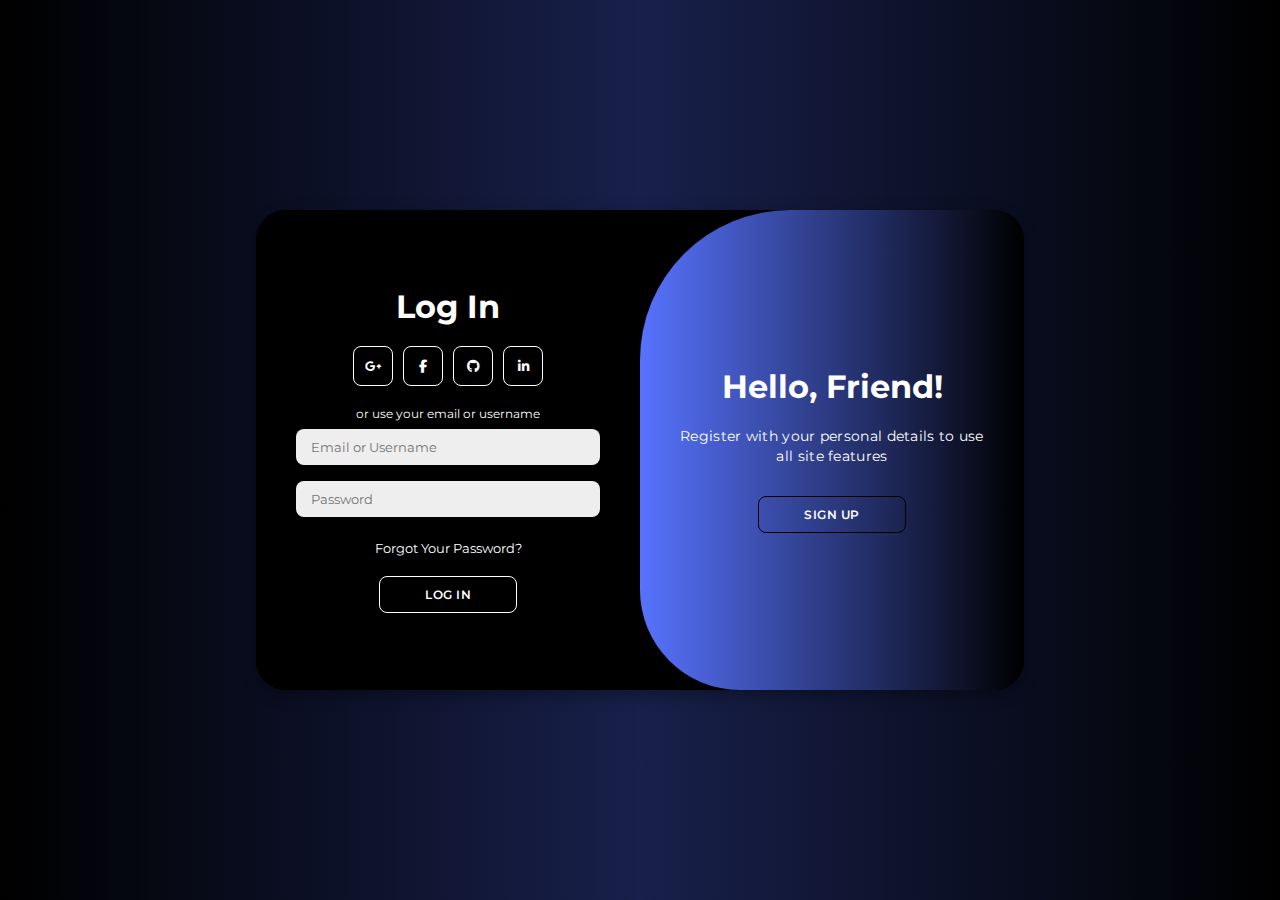
<file: Cantos - Music app (frontend)/login.html>
<!DOCTYPE html>
<html lang="en">
  <head>
    <meta charset="UTF-8" />
    <meta name="viewport" content="width=device-width, initial-scale=1.0" />
    <link
      rel="stylesheet"
      href="https://cdnjs.cloudflare.com/ajax/libs/font-awesome/6.4.2/css/all.min.css"
    />
    <link rel="stylesheet" href="stylelogin.css" />
    <title>Login Page</title>
  </head>

  <body>
    <div class="container" id="container">
      <div class="form-container sign-up">
        <form>
          <h1>Create Account</h1>
          <div class="social-icons">
            <a href="#" class="icon"
              ><i class="fa-brands fa-google-plus-g"></i
            ></a>
            <a href="#" class="icon"><i class="fa-brands fa-facebook-f"></i></a>
            <a href="#" class="icon"><i class="fa-brands fa-github"></i></a>
            <a href="#" class="icon"
              ><i class="fa-brands fa-linkedin-in"></i
            ></a>
          </div>
          <span>or use your email for registration</span>
          <input type="text" id="signup-username" name="username" placeholder="Username" />
          <input type="email" id="signup-email" name="email" placeholder="Email" />
          <input type="password" id="signup-password" name="password" placeholder="Password" />
          <button id="signup-button">Sign Up</button>
        </form>
      </div>
      <div class="form-container sign-in">
        <form>
          <h1>Log In</h1>
          <div class="social-icons">
            <a href="#" class="icon"
              ><i class="fa-brands fa-google-plus-g"></i
            ></a>
            <a href="#" class="icon"><i class="fa-brands fa-facebook-f"></i></a>
            <a href="#" class="icon"><i class="fa-brands fa-github"></i></a>
            <a href="#" class="icon"
              ><i class="fa-brands fa-linkedin-in"></i
            ></a>
          </div>
          <span>or use your email or username</span>
          <input type="text" id="login-identifier" name="identifier" placeholder="Email or Username" />
          <input type="password" id="login-password" name="password" placeholder="Password" />
          <a href="#">Forgot Your Password?</a>
          <button id="login-button">Log In</button>
        </form>
      </div>
      <div class="toggle-container">
        <div class="toggle">
          <div class="toggle-panel toggle-left">
            <h1>Welcome Back!</h1>
            <p>Enter your personal details to use all site features</p>
            <button class="hidden" id="signin-toggle">Log In</button>
          </div>
          <div class="toggle-panel toggle-right">
            <h1>Hello, Friend!</h1>
            <p>
              Register with your personal details to use all site features
            </p>
            <button class="hidden" id="signup-toggle">Sign Up</button>
          </div>
        </div>
      </div>
    </div>

    <script src="script.js"></script>
  </body>
</html>
</file>
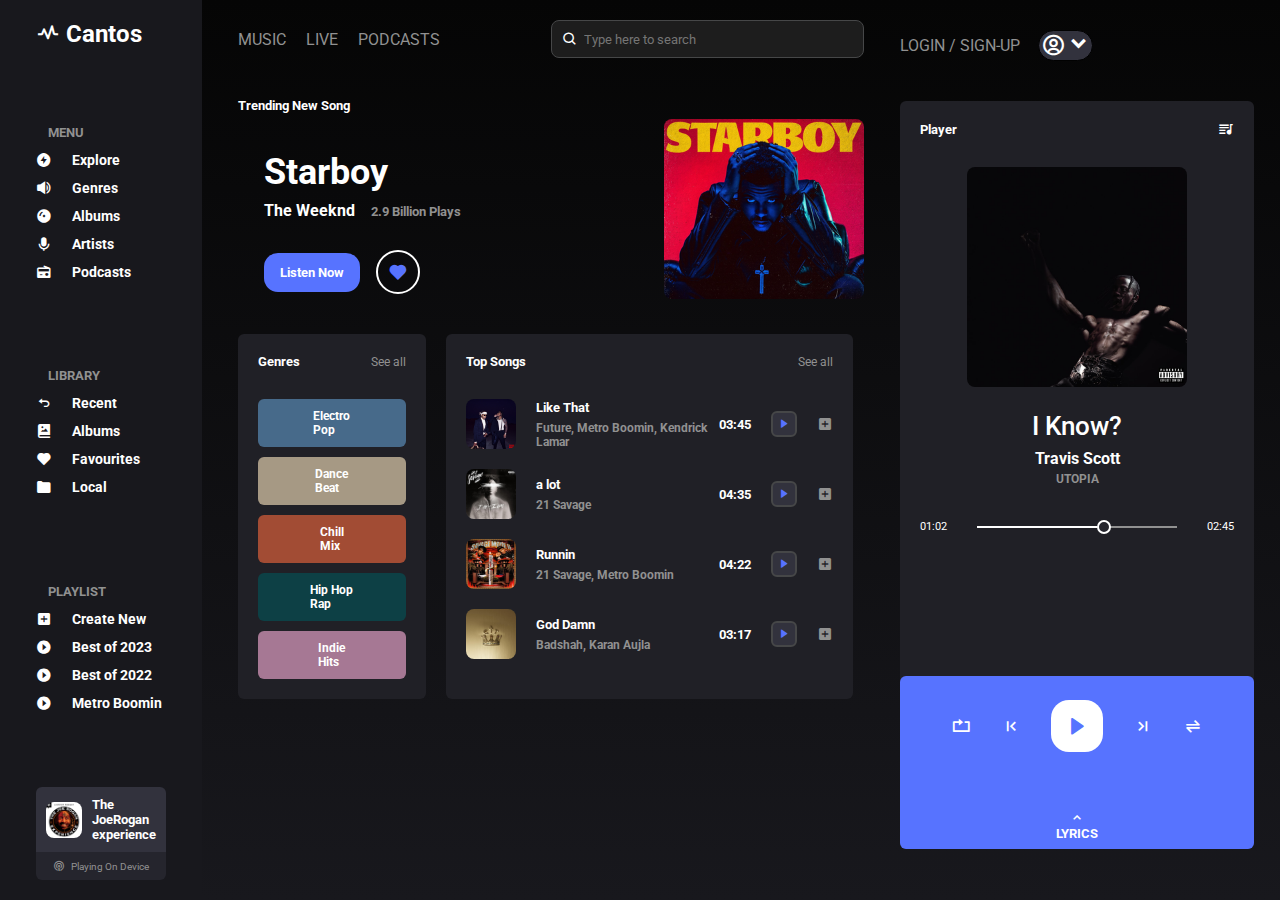
<file: Cantos - Music app (frontend)/music.html>
<!DOCTYPE html>
<html lang="en">
  <head>
    <meta charset="UTF-8" />
    <meta name="viewport" content="width=device-width, initial-scale=1.0" />
    <link
      href="https://unpkg.com/boxicons@2.1.4/css/boxicons.min.css"
      rel="stylesheet"
    />
    <link rel="stylesheet" href="musicstyle.css" />
    <link rel="icon" href="./vinyl-record.png" type="image/x-icon" />
    <title>Cantos</title>
  </head>

  <body>
    <div class="container">
      <aside class="sidebar">
        <div class="logo">
          <button class="menu-btn" id="menu-close">
            <i class="bx bx-log-out-circle"></i>
          </button>
          <i class="bx bx-pulse"></i>
          <a href="#">Cantos</a>
        </div>

        <div class="menu">
          <h5>Menu</h5>
          <ul>
            <li>
              <i class="bx bxs-bolt-circle"></i>
              <a href="#">Explore</a>
            </li>
            <li>
              <i class="bx bxs-volume-full"></i>
              <a href="#">Genres</a>
            </li>
            <li>
              <i class="bx bxs-album"></i>
              <a href="#">Albums</a>
            </li>
            <li>
              <i class="bx bxs-microphone"></i>
              <a href="#">Artists</a>
            </li>
            <li>
              <i class="bx bxs-radio"></i>
              <a href="#">Podcasts</a>
            </li>
          </ul>
        </div>

        <div class="menu">
          <h5>Library</h5>
          <ul>
            <li>
              <i class="bx bx-undo"></i>
              <a href="#">Recent</a>
            </li>
            <li>
              <i class="bx bxs-photo-album"></i>
              <a href="#">Albums</a>
            </li>
            <li>
              <i class="bx bxs-heart"></i>
              <a href="#">Favourites</a>
            </li>
            <li>
              <i class="bx bxs-folder"></i>
              <a href="#">Local</a>
            </li>
          </ul>
        </div>

        <div class="menu">
          <h5>Playlist</h5>
          <ul>
            <li>
              <i class="bx bxs-plus-square"></i>
              <a href="#">Create New</a>
            </li>
            <li>
              <i class="bx bxs-caret-right-circle"></i>
              <a href="#">Best of 2023</a>
            </li>
            <li>
              <i class="bx bxs-caret-right-circle"></i>
              <a href="#">Best of 2022</a>
            </li>
            <li>
              <i class="bx bxs-caret-right-circle"></i>
              <a href="#">Metro Boomin</a>
            </li>
          </ul>
        </div>

        <div class="playing">
          <div class="top">
            <img src="./JoeRogan.jpg" />
            <h4>The JoeRogan<br />experience</h4>
          </div>
          <div class="bottom">
            <i class="bx bx-podcast"></i>
            <p>Playing On Device</p>
          </div>
        </div>
      </aside>

      <main>
        <header>
          <div class="nav-links">
            <button class="menu-btn" id="menu-open">
              <i class="bx bx-menu"></i>
            </button>
            <a href="music_catalog.html">Music</a>
            <a href="#">Live</a>
            <a href="#">Podcasts</a>
          </div>

          <div class="search">
            <i class="bx bx-search"></i>
            <input type="text" placeholder="Type here to search" />
          </div>
        </header>

        <div class="trending">
          <div class="left">
            <h5>Trending New Song</h5>
            <div class="info">
              <h2>Starboy</h2>
              <h4>The Weeknd</h4>
              <h5>2.9 Billion Plays</h5>
              <div class="buttons">
                <button>Listen Now</button>
                <i class="bx bxs-heart"></i>
              </div>
            </div>
          </div>
          <img src="./img2.png" />
        </div>

        <div class="playlist">
          <div class="genres">
            <div class="header">
              <h5>Genres</h5>
              <a href="#">See all</a>
            </div>

            <div class="items">
              <div class="item">
                <p>Electro<br />Pop</p>
              </div>
              <div class="item">
                <p>Dance<br />Beat</p>
              </div>
              <div class="item">
                <p>Chill<br />Mix</p>
              </div>
              <div class="item">
                <p>Hip Hop<br />Rap</p>
              </div>
              <div class="item">
                <p>Indie<br />Hits</p>
              </div>
              <div class="item">
                <p>Classical</p>
              </div>
            </div>
          </div>

          <div class="music-list">
            <div class="header">
              <h5>Top Songs</h5>
              <a href="#">See all</a>
            </div>

            <div class="items">
              <div class="item">
                <div class="info">
                  <p>01</p>
                  <img src="./img1.jpg" />
                  <div class="details">
                    <h5>Like That</h5>
                    <p>Future, Metro Boomin, Kendrick Lamar</p>
                  </div>
                </div>
                <div class="actions">
                  <p>03:45</p>
                  <div class="icon">
                    <i class="bx bxs-right-arrow"></i>
                  </div>
                  <i class="bx bxs-plus-square"></i>
                </div>
              </div>
              <div class="item">
                <div class="info">
                  <p>02</p>
                  <img src="./img3.jpg" />
                  <div class="details">
                    <h5>a lot</h5>
                    <p>21 Savage</p>
                  </div>
                </div>
                <div class="actions">
                  <p>04:35</p>
                  <div class="icon">
                    <i class="bx bxs-right-arrow"></i>
                  </div>
                  <i class="bx bxs-plus-square"></i>
                </div>
              </div>
              <div class="item">
                <div class="info">
                  <p>03</p>
                  <img src="./img4.png" />
                  <div class="details">
                    <h5>Runnin</h5>
                    <p>21 Savage, Metro Boomin</p>
                  </div>
                </div>
                <div class="actions">
                  <p>04:22</p>
                  <div class="icon">
                    <i class="bx bxs-right-arrow"></i>
                  </div>
                  <i class="bx bxs-plus-square"></i>
                </div>
              </div>
              <div class="item">
                <div class="info">
                  <p>04</p>
                  <img src="./img5.jpg" />
                  <div class="details">
                    <h5>God Damn</h5>
                    <p>Badshah, Karan Aujla</p>
                  </div>
                </div>
                <div class="actions">
                  <p>03:17</p>
                  <div class="icon">
                    <i class="bx bxs-right-arrow"></i>
                  </div>
                  <i class="bx bxs-plus-square"></i>
                </div>
              </div>
            </div>
          </div>
        </div>
      </main>

      <div class="right-section">
        <div class="profile">
          <a href="login.html">Login / Sign-Up</a>

          <div onclick="toggle()" class="left">
            <i class="bx bx-user-circle"></i>

            <span>
              <i class="bx bxs-chevron-down"></i>
            </span>
          </div>
          <ul class="profile-dropdown-list">
            <li class="profile-dropdown-list-item">
              <a href="#">
                <i class="bx bx-user"></i>
                Edit Profile
              </a>
            </li>

            <li class="profile-dropdown-list-item">
              <a href="#">
                <i class="bx bx-bell"></i>
                What's New
              </a>
            </li>
            <li class="profile-dropdown-list-item">
              <a href="#">
                <i class="bx bx-help-circle"></i>
                Help & Feedback
              </a>
            </li>
            <li class="profile-dropdown-list-item">
              <a href="#">
                <i class="bx bxs-cog"></i>
                Settings
              </a>
            </li>
            <hr />
            <li class="profile-dropdown-list-item">
              <a href="#">
                <i class="bx bx-log-out"></i>
                Log Out
              </a>
            </li>
          </ul>
        </div>

        <div class="music-player">
          <div class="top-section">
            <div class="header">
              <h5>Player</h5>
              <i class="bx bxs-playlist"></i>
            </div>
            <div class="song-info">
              <img src="./img6.jpg" />
              <div class="description">
                <h3>I Know?</h3>
                <h5>Travis Scott</h5>
                <p>UTOPIA</p>
              </div>
              <div class="progress">
                <p>01:02</p>
                <div class="active-line"></div>
                <div class="deactive-line"></div>
                <p>02:45</p>
              </div>
            </div>
          </div>

          <div class="player-actions">
            <div class="buttons">
              <i class="bx bx-repeat"></i>
              <i class="bx bx-first-page"></i>
              <i class="bx bxs-right-arrow play-button"></i>
              <i class="bx bx-last-page"></i>
              <i class="bx bx-transfer-alt"></i>
            </div>
            <div class="lyrics">
              <i class="bx bx-chevron-up"></i>
              <h5>LYRICS</h5>
            </div>
          </div>
        </div>
      </div>
    </div>

    <script src="scriptmusic.js"></script>
  </body>
</html>
</file>
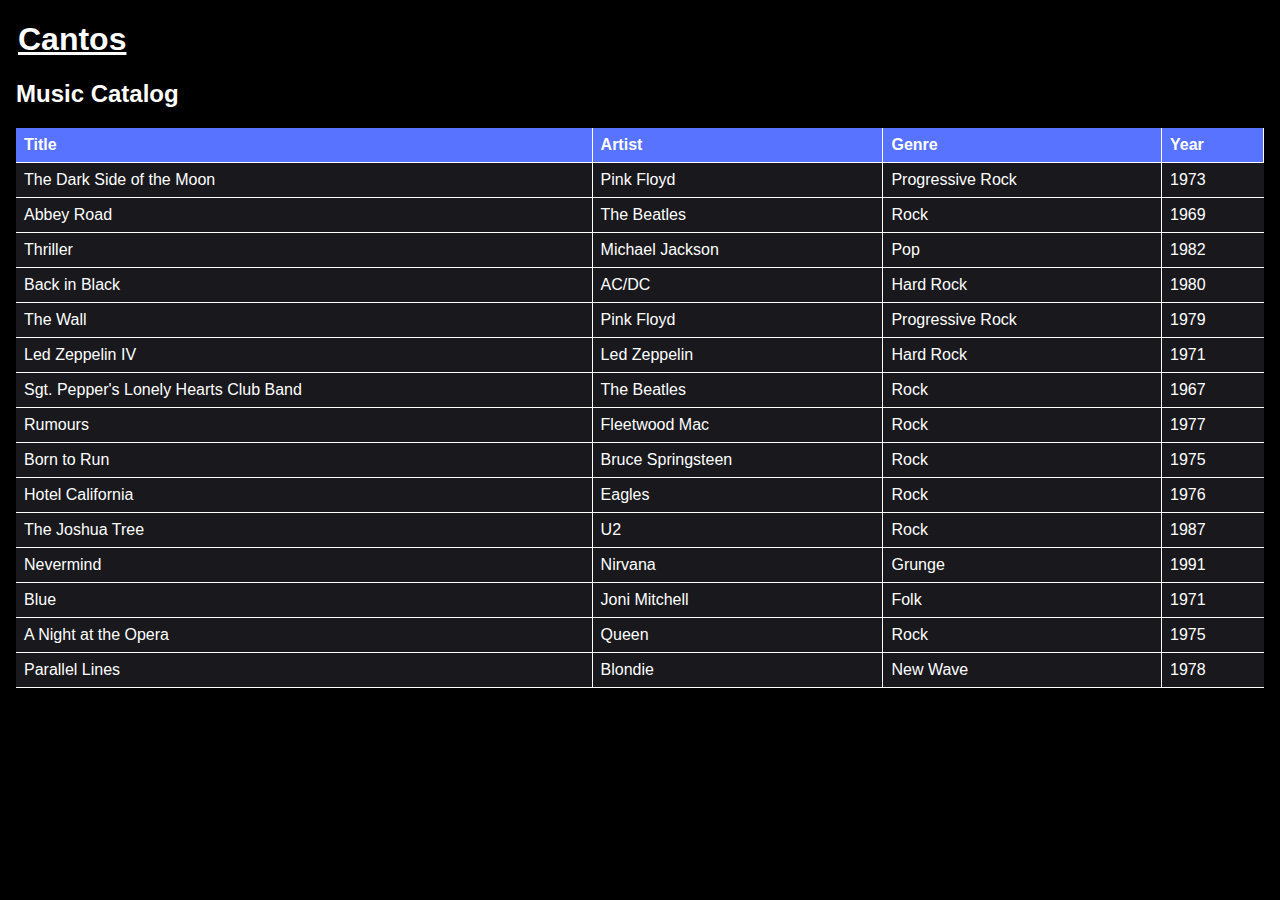
<file: Cantos - Music app (frontend)/music_catalog.html>
<!DOCTYPE html>
<html lang="en">
<head>
    <meta charset="UTF-8">
    <meta name="viewport" content="width=device-width, initial-scale=1.0">
    <title>Cantos</title>
</head>
<body>
    
    <h1><a href="music.html">Cantos</a></h1>
    <div id="musicCatalog"></div>
    <script>
        // Load XML data
        var xmlhttp = new XMLHttpRequest();
        xmlhttp.onreadystatechange = function() {
            if (this.readyState == 4 && this.status == 200) {
                // Load XSLT stylesheet
                var xsl = new XMLHttpRequest();
                xsl.onreadystatechange = function() {
                    if (this.readyState == 4 && this.status == 200) {
                        // Apply XSLT transformation
                        var xsltProcessor = new XSLTProcessor();
                        xsltProcessor.importStylesheet(this.responseXML);
                        var resultDocument = xsltProcessor.transformToDocument(xmlhttp.responseXML);
                        document.getElementById("musicCatalog").appendChild(resultDocument.documentElement);
                    }
                };
                xsl.open("GET", "music_catalog.xslt", true);
                xsl.send();
            }
        };
        xmlhttp.open("GET", "music_catalog.xml", true);
        xmlhttp.send();
    </script>
</body>
</html>
</file>
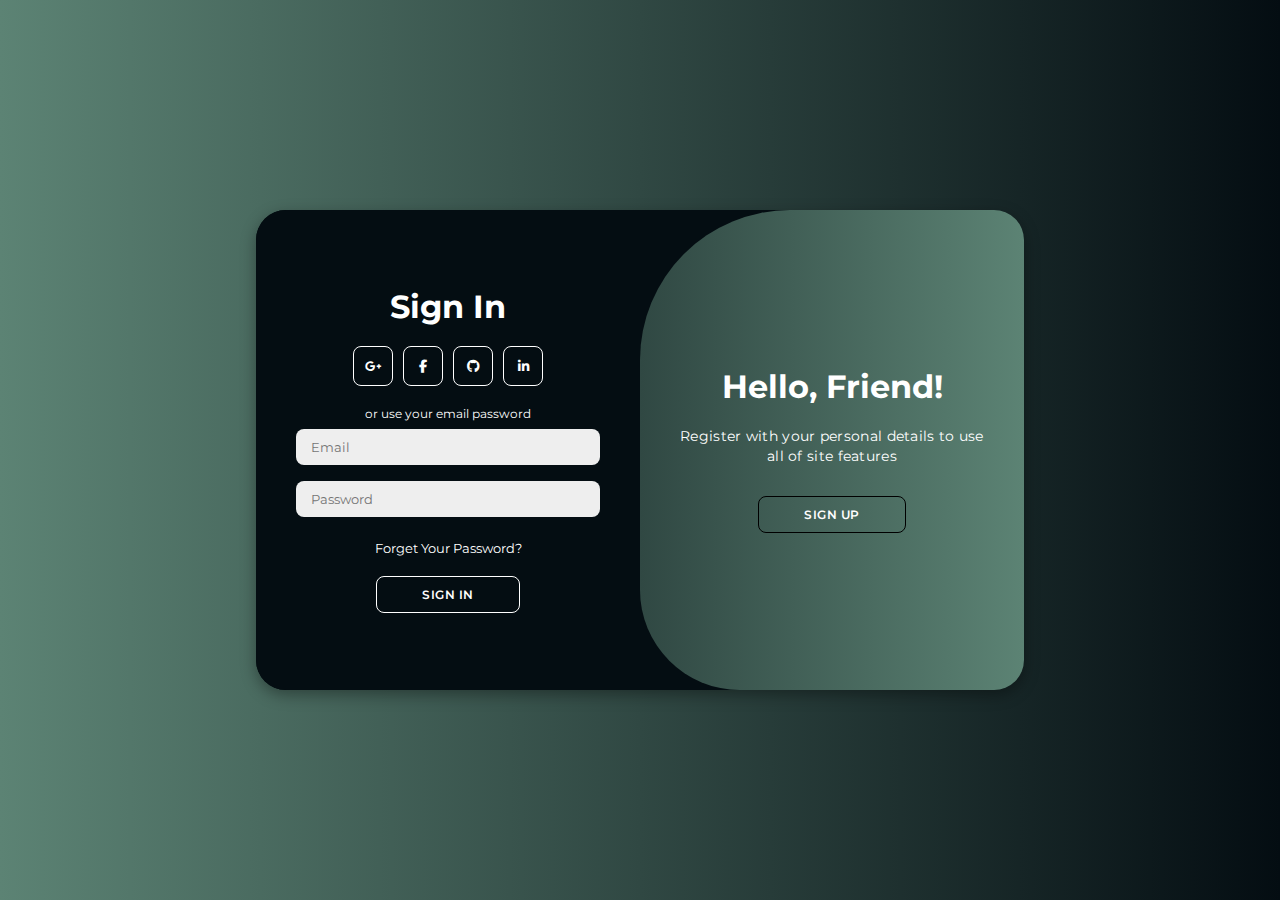
<file: website1/login.html>
<!DOCTYPE html>
<html lang="en">
  <head>
    <meta charset="UTF-8" />
    <meta name="viewport" content="width=device-width, initial-scale=1.0" />
    <link
      rel="stylesheet"
      href="https://cdnjs.cloudflare.com/ajax/libs/font-awesome/6.4.2/css/all.min.css"
    />
    <link rel="stylesheet" href="stylelogin.css" />
    <title>Login Page</title>
  </head>

  <body>
    <div class="container" id="container">
      <div class="form-container sign-up">
        <form>
          <h1>Create Account</h1>
          <div class="social-icons">
            <a href="#" class="icon"
              ><i class="fa-brands fa-google-plus-g"></i
            ></a>
            <a href="#" class="icon"><i class="fa-brands fa-facebook-f"></i></a>
            <a href="#" class="icon"><i class="fa-brands fa-github"></i></a>
            <a href="#" class="icon"
              ><i class="fa-brands fa-linkedin-in"></i
            ></a>
          </div>
          <span>or use your email for registeration</span>
          <input type="text" placeholder="Name" />
          <input type="email" placeholder="Email" />
          <input type="password" placeholder="Password" />
          <button>Sign Up</button>
        </form>
      </div>
      <div class="form-container sign-in">
        <form>
          <h1>Sign In</h1>
          <div class="social-icons">
            <a href="#" class="icon"
              ><i class="fa-brands fa-google-plus-g"></i
            ></a>
            <a href="#" class="icon"><i class="fa-brands fa-facebook-f"></i></a>
            <a href="#" class="icon"><i class="fa-brands fa-github"></i></a>
            <a href="#" class="icon"
              ><i class="fa-brands fa-linkedin-in"></i
            ></a>
          </div>
          <span>or use your email password</span>
          <input type="email" placeholder="Email" />
          <input type="password" placeholder="Password" />
          <a href="#">Forget Your Password?</a>
          <button>Sign In</button>
        </form>
      </div>
      <div class="toggle-container">
        <div class="toggle">
          <div class="toggle-panel toggle-left">
            <h1>Welcome Back!</h1>
            <p>Enter your personal details to use all of site features</p>
            <button class="hidden" id="login">Sign In</button>
          </div>
          <div class="toggle-panel toggle-right">
            <h1>Hello, Friend!</h1>
            <p>
              Register with your personal details to use all of site features
            </p>
            <button class="hidden" id="register">Sign Up</button>
          </div>
        </div>
      </div>
    </div>

    <script>
      const container = document.getElementById('container');
      const registerBtn = document.getElementById('register');
      const loginBtn = document.getElementById('login');
  
      registerBtn.addEventListener('click', () => {
          container.classList.add("active");
      });
  
      loginBtn.addEventListener('click', () => {
          container.classList.remove("active");
      });
    </script>
  </body>
</html>
</file>
<file: Cantos - Music app (frontend)/stylelogin.css>
@import url("https://fonts.googleapis.com/css2?family=Montserrat:wght@300;400;500;600;700&display=swap");

* {
  margin: 0;
  padding: 0;
  box-sizing: border-box;
  font-family: "Montserrat", sans-serif;
}

body {
  background-color: #000000;
  background: linear-gradient(to right, #000000, #18204b, #000000);
  display: flex;
  align-items: center;
  justify-content: center;
  flex-direction: column;
  height: 100vh;
}

.container {
  background-color: #000000;
  border-radius: 30px;
  box-shadow: 0 5px 15px rgba(0, 0, 0, 0.35);
  position: relative;
  overflow: hidden;
  width: 768px;
  max-width: 100%;
  min-height: 480px;
}

.container p {
  font-size: 14px;
  line-height: 20px;
  letter-spacing: 0.3px;
  margin: 20px 0;
}

.container span {
  font-size: 12px;
}

.container a {
  color: #ffffff;
  font-size: 13px;
  text-decoration: none;
  margin: 15px 0 10px;
}

.container button {
  background-color: #000000;
  color: #fff;
  font-size: 12px;
  padding: 10px 45px;
  border: 1px solid #fff;
  border-radius: 8px;
  font-weight: 600;
  letter-spacing: 0.5px;
  text-transform: uppercase;
  margin-top: 10px;
  cursor: pointer;
}

.container button.hidden {
  background-color: transparent;
  border-color: #000000;
}

.container form {
  background-color: #000000;
  color: #fff;
  display: flex;
  align-items: center;
  justify-content: center;
  flex-direction: column;
  padding: 0 40px;
  height: 100%;
}

.container input {
  background-color: #eee;
  border: none;
  margin: 8px 0;
  padding: 10px 15px;
  font-size: 13px;
  border-radius: 8px;
  width: 100%;
  outline: none;
}

.form-container {
  position: absolute;
  top: 0;
  height: 100%;
  transition: all 0.6s ease-in-out;
}

.sign-in {
  left: 0;
  width: 50%;
  z-index: 2;
}

.container.active .sign-in {
  transform: translateX(100%);
}

.sign-up {
  left: 0;
  width: 50%;
  opacity: 0;
  z-index: 1;
}
.container.active .sign-up {
  transform: translateX(100%);
  opacity: 1;
  z-index: 5;
  animation: move 0.6s;
}

@keyframes move {
  0%,
  49.99% {
    opacity: 0;
    z-index: 1;
  }
  50%,
  100% {
    opacity: 1;
    z-index: 5;
  }
}

.social-icons {
  margin: 20px 0;
}

.social-icons a {
  border: 1px solid #fff;
  border-radius: 20%;
  display: inline-flex;
  justify-content: center;
  align-items: center;
  margin: 0 3px;
  width: 40px;
  height: 40px;
}

.toggle-container {
  position: absolute;
  top: 0;
  left: 50%;
  width: 50%;
  height: 100%;
  overflow: hidden;
  transition: all 0.6s ease-in-out;
  border-radius: 150px 0 0 100px;
  z-index: 1000;
}

.container.active .toggle-container {
  transform: translateX(-100%);
  border-radius: 0 150px 100px 0;
}

.toggle {
  background-color: #040d12;
  height: 100%;
  background: linear-gradient(to right, #000000, #5773ff, #000000);
  color: #fff;
  position: relative;
  left: -100%;
  height: 100%;
  width: 200%;
  transform: translateX(0);
  transition: all 0.6s ease-in-out;
}

.container.active .toggle {
  transform: translateX(50%);
}

.toggle-panel {
  position: absolute;
  width: 50%;
  height: 100%;
  display: flex;
  align-items: center;
  justify-content: center;
  flex-direction: column;
  padding: 0 30px;
  text-align: center;
  top: 0;
  transform: translateX(0);
  transition: all 0.6s ease-in-out;
}

.toggle-left {
  transform: translateX(-200%);
}

.container.active .toggle-left {
  transform: translateX(0);
}

.toggle-right {
  right: 0;
  transform: translateX(0);
}

.container.active .toggle-right {
  transform: translateX(200%);
}
</file>
<file: Cantos - Music app (frontend)/musicstyle.css>
@import url("https://fonts.googleapis.com/css2?family=Roboto:wght@300;400;500;700;900&display=swap");

* {
  margin: 0;
  padding: 0;
  box-sizing: border-box;
  font-family: "Roboto", sans-serif;
}

a {
  text-decoration: none;
  color: #fff;
}

i {
  color: #fff;
  cursor: pointer;
}

img {
  object-fit: cover;
  object-position: top;
  border-radius: 8px;
}

html,
body {
  background: linear-gradient(#050505, #18181d);
  height: 100vh;
}

.container {
  width: 100%;
  display: grid;
  grid-template-columns: 1fr 4fr 2fr;
  background: linear-gradient(#050505, #18181d);
}

.container .sidebar {
  height: 100vh;
  background-color: #18181d;
  padding: 20px 36px;
  display: flex;
  flex-direction: column;
  justify-content: space-between;
  z-index: 10000;
  transition: all 0.6s ease;
}

.container .sidebar .logo {
  display: flex;
  align-items: center;
  gap: 6px;
}

.container .sidebar .logo > i {
  font-size: 24px;
  transition: all 0.3s ease;
}

.container .sidebar .logo a {
  font-size: 24px;
  font-weight: bold;
  transition: all 0.3s ease;
}

.container .sidebar .logo i:hover,
.container .sidebar .logo a:hover,
.container .sidebar .menu ul li:hover a,
.container .sidebar .menu ul li:hover i,
.container main header .nav-links a:hover {
  color: #5773ff;
}

.container .sidebar .menu h5 {
  color: #919191;
  margin: 12px;
  text-transform: uppercase;
}

.container .sidebar .menu ul {
  list-style: none;
}

.container .sidebar .menu ul li {
  margin-bottom: 12px;
  display: flex;
  gap: 20px;
  align-items: center;
  cursor: pointer;
}

.container .sidebar .menu ul li a {
  font-size: 14px;
  font-weight: bold;
  transition: all 0.3s ease;
}

.container .sidebar .playing .top {
  background-color: #32323d;
  border-radius: 6px 6px 0 0;
  padding: 10px;
  display: flex;
  align-items: center;
  gap: 10px;
  color: #fff;
  font-size: 13px;
}

.container .sidebar .playing .top img {
  width: 36px;
  height: 36px;
}

.container .sidebar .playing .bottom {
  background-color: #25252d;
  border-radius: 0 0 6px 6px;
  padding: 8px;
  display: flex;
  align-items: center;
  justify-content: center;
  gap: 6px;
  font-size: 12px;
}

.container .sidebar .playing .bottom i,
.container .sidebar .playing .bottom p {
  color: #919191;
}

.container main {
  padding: 20px 36px;
}

.container main header {
  display: flex;
  align-items: center;
  justify-content: space-between;
}

.container main header .nav-links {
  display: flex;
  align-items: center;
  gap: 20px;
}

.container main header .nav-links a {
  text-transform: uppercase;
  color: #919191;
  transition: all 0.3s ease;
}

.container main header .search {
  display: flex;
  align-items: center;
  gap: 6px;
  width: 70%;
  border: 1px solid #464748;
  background-color: #1d1d1d;
  padding: 10px;
  border-radius: 8px;
}

.container main header .search input {
  width: 100%;
  background-color: transparent;
  border: none;
  outline: none;
  color: #fff;
}

.container main .trending {
  margin-top: 40px;
  display: flex;
  align-items: center;
  justify-content: space-between;
  color: #fff;
}

.container main .trending .left .info {
  margin-top: 12px;
  padding: 26px;
}

.container main .trending .left .info h2 {
  font-size: 56px;
  margin-bottom: 8px;
}

.container main .trending .left .info h4,
.container main .trending .left .info h5 {
  display: inline;
}

.container main .trending .left .info h5 {
  margin-left: 12px;
  color: #919191;
}

.container main .trending .left .info .buttons {
  margin-top: 30px;
  display: flex;
  align-items: center;
  gap: 16px;
}

.container main .trending .left .info .buttons button {
  padding: 12px 16px;
  background-color: #5773ff;
  color: #fff;
  border: none;
  border-radius: 14px;
  font-weight: bold;
  cursor: pointer;
}

.container main .trending .info .buttons i {
  color: #5773ff;
  font-size: 20px;
  border: 2px solid #fff;
  padding: 10px;
  border-radius: 50%;
}

.container main .trending img {
  width: 200px;
  height: 200px;
}

.container main .playlist {
  margin-top: 14px;
  display: flex;
  gap: 20px;
}

.container main .playlist .genres {
  color: #fff;
  background-color: #202026;
  padding: 20px;
  border-radius: 6px;
  width: 40%;
}

.container main .playlist .genres .header,
.container main .playlist .music-list .header {
  display: flex;
  align-items: center;
  justify-content: space-between;
  margin-bottom: 30px;
}

.container main .playlist .genres .header a,
.container main .playlist .music-list .header a {
  color: #919191;
  font-size: 12px;
}

.container main .playlist .genres .header a:hover,
.container main .playlist .music-list .header a:hover {
  color: #fff;
  font-size: 12px;
}

.container main .playlist .genres .items {
  display: grid;
  grid-template-columns: 1fr 1fr;
  gap: 10px;
}

.container main .playlist .genres .items .item {
  padding: 22px 10px;
  display: flex;
  align-items: center;
  justify-content: center;
  border-radius: 6px;
  cursor: pointer;
}

.container main .playlist .genres .items .item p {
  font-size: 14px;
  font-weight: bold;
}

.container main .playlist .genres .items .item:nth-child(1) {
  background-color: #476a8a;
}

.container main .playlist .genres .items .item:nth-child(2) {
  background-color: #a69984;
}

.container main .playlist .genres .items .item:nth-child(3) {
  background-color: #a24c34;
}

.container main .playlist .genres .items .item:nth-child(4) {
  background-color: #0d4045;
}

.container main .playlist .genres .items .item:nth-child(5) {
  background-color: #a67894;
}

.container main .playlist .genres .items .item:nth-child(6) {
  background-color: #5547a5;
}

.container main .playlist .music-list {
  background-color: #202026;
  padding: 20px;
  color: #fff;
  border-radius: 6px;
  width: 65%;
}

.container main .playlist .music-list .items .item {
  display: flex;
  align-items: center;
  justify-content: space-between;
  margin-bottom: 20px;
}

.container main .playlist .music-list .items .item:last-child {
  margin-bottom: 0;
}

.container main .playlist .music-list .items .item .info,
.container main .playlist .music-list .items .item .actions {
  display: flex;
  align-items: center;
  gap: 20px;
}

.container main .playlist .music-list .items .item .info p {
  color: #919191;
  font-size: 12px;
  font-weight: bold;
  margin-top: 6px;
}

.container main .playlist .music-list .items .item .info img {
  width: 50px;
  height: 50px;
}

.container main .playlist .music-list .items .item .actions p {
  font-size: 13px;
  font-weight: bold;
}

.container main .playlist .music-list .items .item .actions .icon {
  display: flex;
  align-items: center;
  justify-content: center;
  background-color: #32323d;
  padding: 6px;
  border: 2px solid #464748;
  border-radius: 6px;
}

.container main .playlist .music-list .items .item .actions .icon i {
  font-size: 10px;
  color: #5773ff;
}

.container main .playlist .music-list .items .item .actions i {
  color: #919191;
}

.container .right-section {
  padding: 30px 26px 20px 0px;
}

.container .right-section .profile {
  display: flex;
  align-items: center;
  justify-content: flex-end;
  gap: 18px;
  margin-bottom: 40px;
  font-size: 18px;
}

.container .right-section .profile a {
  text-transform: uppercase;
  color: #919191;
  transition: all 0.3s ease;
  font-size: 16px;
}

.container .right-section .profile a:hover {
  color: #5773ff;
}

.container .right-section .profile i:hover {
  color: #5773ff;
}

.container .right-section .profile {
  position: relative;
  width: fit-content;
}
/* 
.container .right-section .profile .left {
  position: relative;
  display: flex;
  align-items: center;
  background: #32323d;
  padding: 4px; 
  font-size: 25px;
  border-radius: 18px 18px 18px 18px;
}*/

.container .right-section .profile .left {
  display: flex;
  align-items: center;
  padding-left: 2px;
  padding-right: 1px;
  font-size: 25px;
  font-weight: 500;
  width: 55px;
  border-radius: 50px;
  background-color: #32323d;
  color: #fff;
  cursor: pointer;
  border: 1px solid #010101;
  transition: box-shadow 0.2s ease-in, background-color 0.2s ease-in,
    border 0.3s;
}

.container .right-section .profile .left span {
  margin: 0 0rem;
  margin-right: 0;
}

.container .right-section .profile .profile-dropdown-list {
  list-style-type: none;
  position: absolute;
  top: 50px;
  width: 220px;
  right: 0;
  left: 140px;
  background-color: #18181d;
  border-radius: 10px;
  max-height: 0;
  overflow: hidden;
  transition: max-height 0.5s;
}

.container .right-section .profile .profile-dropdown-list.active {
  max-height: 500px;
}

.container .right-section .profile .profile-dropdown-list hr {
  border: 1px solid #050505;
}

.container
  .right-section
  .profile
  .profile-dropdown-list
  .profile-dropdown-list-item {
  padding: 0.5rem 0 0.5rem 0;
  transition: background-color 0.2s, padding-left 0.2s;
}

.container
  .right-section
  .profile
  .profile-dropdown-list
  .profile-dropdown-list-item:hover {
  padding: 0.5rem;
  background-color: #010101;
}

.container
  .right-section
  .profile
  .profile-dropdown-list
  .profile-dropdown-list-item
  a {
  display: flex;
  align-items: center;
  text-decoration: none;
  font-size: 0.9rem;
  font-weight: 500;
  color: #fff;
}

.container
  .right-section
  .profile
  .profile-dropdown-list
  .profile-dropdown-list-item
  a
  i {
  margin-right: 0.8rem;
  margin-left: 0.8rem;
  font-size: 1.1rem;
  width: 2.3rem;
  height: 2.3rem;
  background-color: #5773ff;
  color: #fff;
  line-height: 2.3rem;
  text-align: center;
  border-radius: 50%;
}

/* 
.container .right-section .profile .left img {
  width: 30px;
  height: 30px;
} */
/* 
.container .right-section .profile .right {
  color: #fff;
  background: #25252d;
  padding: 13px;
  border-radius: 0px 6px 6px 0px;
} */

.container .right-section .music-player {
  color: #fff;
  background-color: #202026;
  border-radius: 6px;
  height: 88%;
  display: flex;
  flex-direction: column;
}

.container .right-section .music-player .top-section {
  padding: 20px;
  height: 86%;
}

.container .right-section .music-player .header {
  display: flex;
  align-items: center;
  justify-content: space-between;
  margin-bottom: 30px;
}

.container .right-section .music-player .song-info {
  display: flex;
  flex-direction: column;
  align-items: center;
  gap: 24px;
  text-align: center;
}

.container .right-section .music-player .song-info img {
  width: 220px;
  height: 220px;
}

.container .right-section .music-player .description h3 {
  font-size: 26px;
  font-weight: 500;
  margin-bottom: 8px;
}

.container .right-section .music-player .description h5 {
  font-size: 16px;
  margin-bottom: 4px;
}

.container .right-section .music-player .description p {
  color: #919191;
  font-size: 12px;
  font-weight: bold;
}

.container .right-section .music-player .song-info .progress {
  display: flex;
  align-items: center;
  margin: 10px 0;
}

.container .right-section .music-player .song-info .progress p {
  font-size: 11px;
}

.container .right-section .music-player .song-info .progress .active-line {
  position: relative;
  width: 120px;
  height: 2px;
  background-color: #fff;
  margin-left: 30px;
}

.container .right-section .music-player .song-info .progress .deactive-line {
  width: 80px;
  height: 2px;
  background-color: #919191;
  margin-right: 30px;
}

.container
  .right-section
  .music-player
  .song-info
  .progress
  .active-line::before {
  content: "";
  background-color: #25252d;
  height: 10px;
  width: 10px;
  border: 2px solid #fff;
  position: absolute;
  top: -6px;
  left: 120px;
  border-radius: 50%;
}

.container .right-section .music-player .player-actions {
  background-color: #5773ff;
  height: 26%;
  border-radius: 6px;
  display: flex;
  flex-direction: column;
  align-items: center;
  position: relative;
}

.container .right-section .music-player .player-actions .buttons {
  display: flex;
  align-items: center;
  gap: 30px;
  margin-top: 24px;
}

.container .right-section .music-player .player-actions .buttons i {
  font-size: 20px;
}

.container .right-section .music-player .player-actions .buttons .play-button {
  padding: 16px;
  background-color: #fff;
  color: #5773ff;
  border-radius: 18px;
}

.container .right-section .music-player .player-actions .lyrics {
  display: flex;
  flex-direction: column;
  align-items: center;
  position: absolute;
  bottom: 8px;
}

.container main header .nav-links button,
.container .sidebar .logo button {
  display: none;
  align-items: center;
  justify-content: center;
  background-color: #1d1d1d;
  border: 1px solid #464748;
  font-size: 20px;
  padding: 4px;
  border-radius: 8px;
  cursor: pointer;
}
@media screen and (max-width: 1400px) {
  .container .sidebar .playing .bottom p {
    font-size: 10px;
  }

  .container main header .search {
    width: 50%;
  }

  .container main .trending .left .info h2 {
    font-size: 36px;
  }

  .container main .trending img {
    width: 200px;
    height: 180px;
  }

  .container main .playlist .genres {
    width: 30%;
  }

  .container main .playlist .genres .items {
    grid-template-columns: 1fr;
  }

  .container main .playlist .genres .items .item {
    padding: 10px;
  }

  .container main .playlist .genres .items .item p {
    font-size: 12px;
  }

  .container main .playlist .genres .items .item:nth-child(6),
  .container main .playlist .music-list .items .item .info > p {
    display: none;
  }
}

@media screen and (max-width: 1200px) {
  .container main header .search {
    width: 40%;
  }

  .container main .trending .left .info h2 {
    font-size: 24px;
  }

  .container main .trending .left .info h5 {
    display: block;
    font-size: 12px;
    margin-left: 0;
  }

  .container main .trending .left .info .buttons button {
    padding: 10px 12px;
    font-size: 12px;
  }

  .container main .trending .left .info .buttons i {
    font-size: 14px;
  }

  .container main .playlist .genres {
    display: none;
  }

  .container main .playlist .music-list {
    width: 100%;
  }

  .container .right-section .music-player {
    height: 88%;
  }

  .container .right-section .music-player .song-info img {
    width: 220px;
    height: 220px;
  }

  .container .right-section .music-player .song-info .description h3 {
    font-size: 22px;
  }

  .container .right-section .music-player .song-info .progress {
    margin: 0;
  }

  .container .right-section .music-player .song-info .progress .active-line {
    width: 80px;
  }

  .container .right-section .music-player .song-info .progress .deactive-line {
    width: 40px;
  }

  .container
    .right-section
    .music-player
    .song-info
    .progress
    .active-line::before {
    left: 80px;
  }

  .container .right-section .music-player .player-actions .buttons {
    margin-top: 30px;
  }

  .container
    .right-section
    .music-player
    .player-actions
    .buttons
    .play-button {
    padding: 10px;
    border-radius: 16px;
  }
}

@media screen and (max-width: 992px) {
  .container {
    grid-template-columns: 3fr 2fr;
  }

  .container .sidebar {
    position: absolute;
    left: -100%;
  }

  .container .sidebar .playing {
    display: none;
  }

  .container main header .nav-links a {
    font-size: 13px;
  }

  .container main header .search {
    width: 38px;
  }

  .container main header .search input {
    display: none;
  }

  .container main .trending img {
    width: 120px;
    height: 100px;
    margin-top: 66px;
  }

  .container main .playlist {
    margin-top: 40px;
  }

  .container .right-section .music-player {
    height: 87%;
  }

  .container .right-section .music-player .song-info img {
    width: 180px;
    height: 180px;
  }

  .container .right-section .music-player .player-actions .buttons {
    margin-top: 38px;
  }

  .container .right-section .music-player .player-actions .buttons i {
    font-size: 18px;
  }

  .container main header .nav-links button,
  .container .sidebar .logo button {
    display: flex;
  }
}

@media screen and (max-width: 600px) {
  .container {
    grid-template-columns: 1fr;
  }

  .container main .trending,
  .container main .playlist {
    display: none;
  }

  .container main header .search {
    width: 40%;
  }

  .container main header .search input {
    display: block;
  }

  .container .right-section {
    padding: 20px 36px;
  }

  .container .right-section .profile {
    justify-content: center;
    margin-bottom: 20px;
  }

  .container .right-section .music-player {
    height: 100%;
  }

  .container .right-section .music-player .song-info img {
    width: 220px;
    height: 220px;
  }

  .container .right-section .music-player .buttons i {
    font-size: 22px;
  }
}
</file>
<file: website1/stylelogin.css>
@import url("https://fonts.googleapis.com/css2?family=Montserrat:wght@300;400;500;600;700&display=swap");

* {
  margin: 0;
  padding: 0;
  box-sizing: border-box;
  font-family: "Montserrat", sans-serif;
}

body {
  background-color: #040d12;
  background: linear-gradient(to right, #5c8374, #040d12);
  display: flex;
  align-items: center;
  justify-content: center;
  flex-direction: column;
  height: 100vh;
}

.container {
  background-color: #040d12;
  border-radius: 30px;
  box-shadow: 0 5px 15px rgba(0, 0, 0, 0.35);
  position: relative;
  overflow: hidden;
  width: 768px;
  max-width: 100%;
  min-height: 480px;
}

.container p {
  font-size: 14px;
  line-height: 20px;
  letter-spacing: 0.3px;
  margin: 20px 0;
}

.container span {
  font-size: 12px;
}

.container a {
  color: #ffffff;
  font-size: 13px;
  text-decoration: none;
  margin: 15px 0 10px;
}

.container button {
  background-color: #040d12;
  color: #fff;
  font-size: 12px;
  padding: 10px 45px;
  border: 1px solid #fff;
  border-radius: 8px;
  font-weight: 600;
  letter-spacing: 0.5px;
  text-transform: uppercase;
  margin-top: 10px;
  cursor: pointer;
}

.container button.hidden {
  background-color: transparent;
  border-color: #000000;
}

.container form {
  background-color: #040d12;
  color: #fff;
  display: flex;
  align-items: center;
  justify-content: center;
  flex-direction: column;
  padding: 0 40px;
  height: 100%;
}

.container input {
  background-color: #eee;
  border: none;
  margin: 8px 0;
  padding: 10px 15px;
  font-size: 13px;
  border-radius: 8px;
  width: 100%;
  outline: none;
}

.form-container {
  position: absolute;
  top: 0;
  height: 100%;
  transition: all 0.6s ease-in-out;
}

.sign-in {
  left: 0;
  width: 50%;
  z-index: 2;
}

.container.active .sign-in {
  transform: translateX(100%);
}

.sign-up {
  left: 0;
  width: 50%;
  opacity: 0;
  z-index: 1;
}
.container.active .sign-up {
  transform: translateX(100%);
  opacity: 1;
  z-index: 5;
  animation: move 0.6s;
}

@keyframes move {
  0%,
  49.99% {
    opacity: 0;
    z-index: 1;
  }
  50%,
  100% {
    opacity: 1;
    z-index: 5;
  }
}

.social-icons {
  margin: 20px 0;
}

.social-icons a {
  border: 1px solid #fff;
  border-radius: 20%;
  display: inline-flex;
  justify-content: center;
  align-items: center;
  margin: 0 3px;
  width: 40px;
  height: 40px;
}

.toggle-container {
  position: absolute;
  top: 0;
  left: 50%;
  width: 50%;
  height: 100%;
  overflow: hidden;
  transition: all 0.6s ease-in-out;
  border-radius: 150px 0 0 100px;
  z-index: 1000;
}

.container.active .toggle-container {
  transform: translateX(-100%);
  border-radius: 0 150px 100px 0;
}

.toggle {
  background-color: #040d12;
  height: 100%;
  background: linear-gradient(to right, #040d12, #5c8374);
  color: #fff;
  position: relative;
  left: -100%;
  height: 100%;
  width: 200%;
  transform: translateX(0);
  transition: all 0.6s ease-in-out;
}

.container.active .toggle {
  transform: translateX(50%);
}

.toggle-panel {
  position: absolute;
  width: 50%;
  height: 100%;
  display: flex;
  align-items: center;
  justify-content: center;
  flex-direction: column;
  padding: 0 30px;
  text-align: center;
  top: 0;
  transform: translateX(0);
  transition: all 0.6s ease-in-out;
}

.toggle-left {
  transform: translateX(-200%);
}

.container.active .toggle-left {
  transform: translateX(0);
}

.toggle-right {
  right: 0;
  transform: translateX(0);
}

.container.active .toggle-right {
  transform: translateX(200%);
}
</file>
